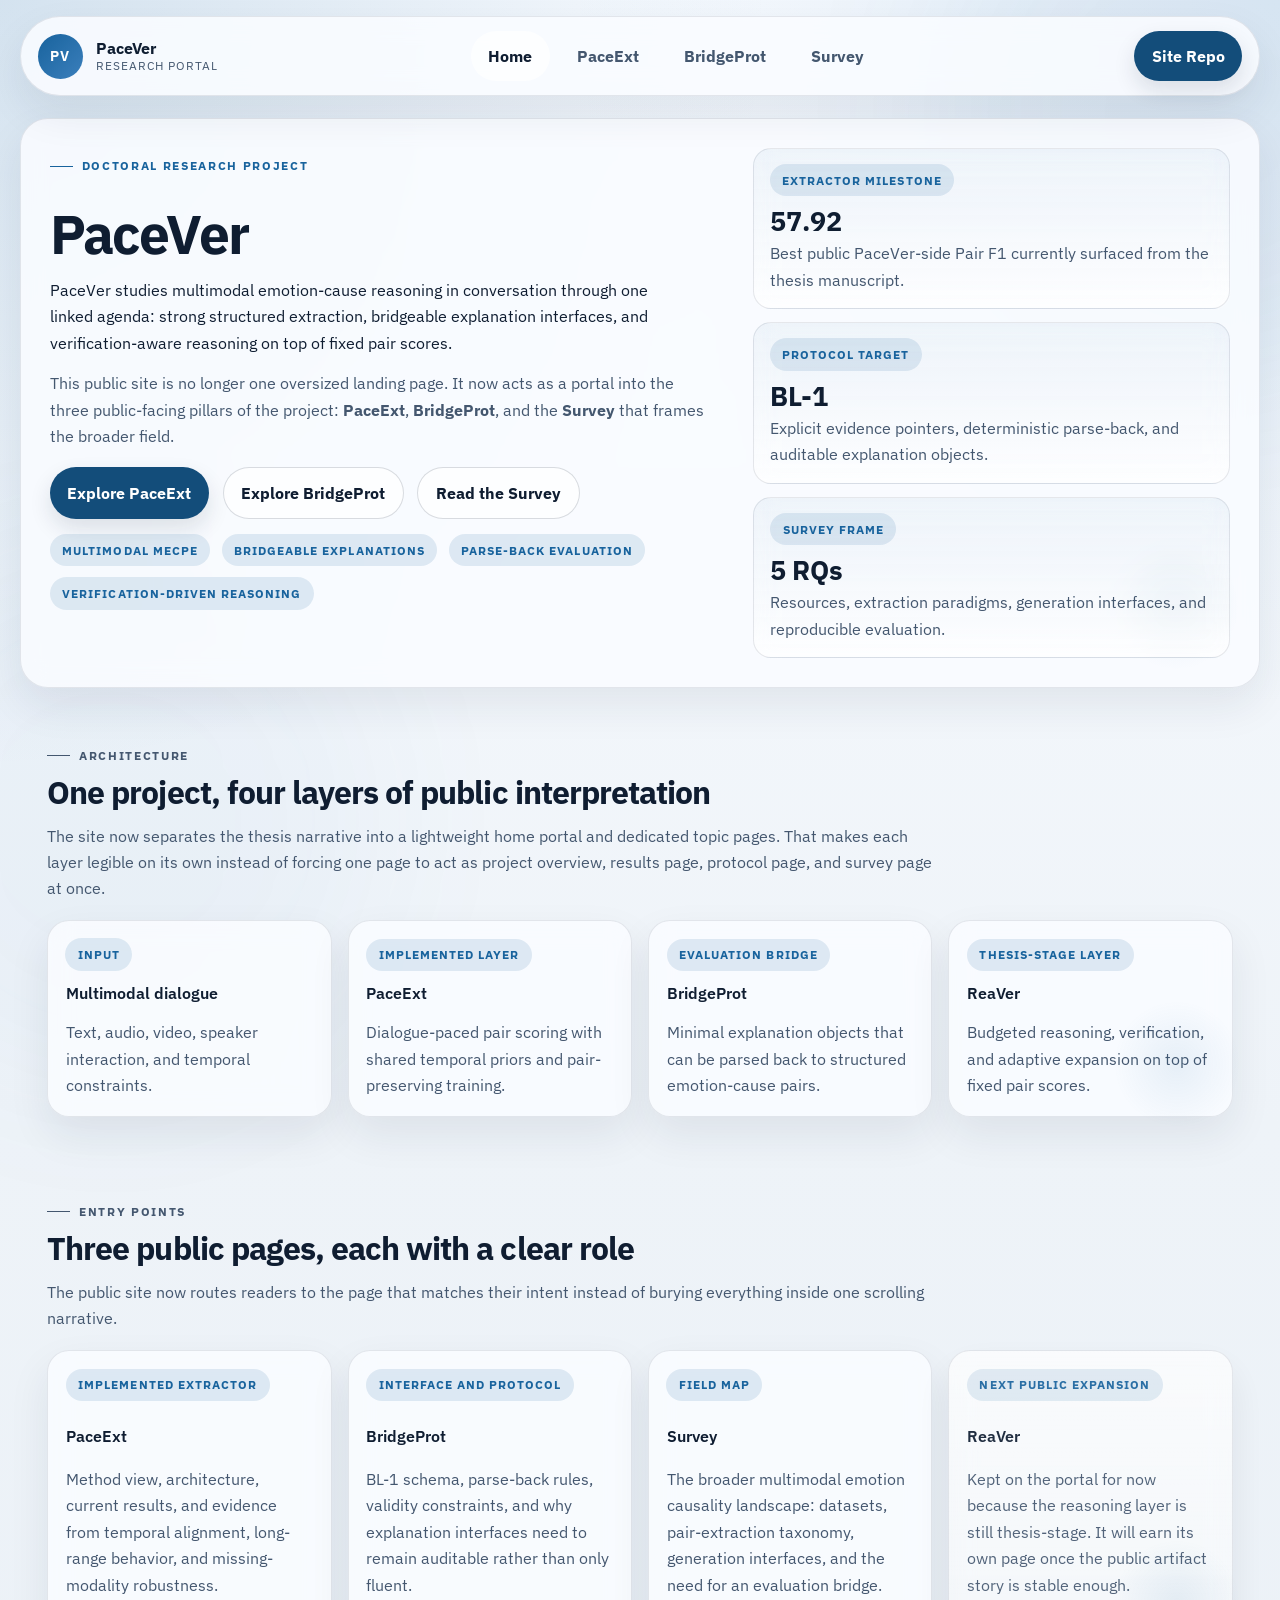
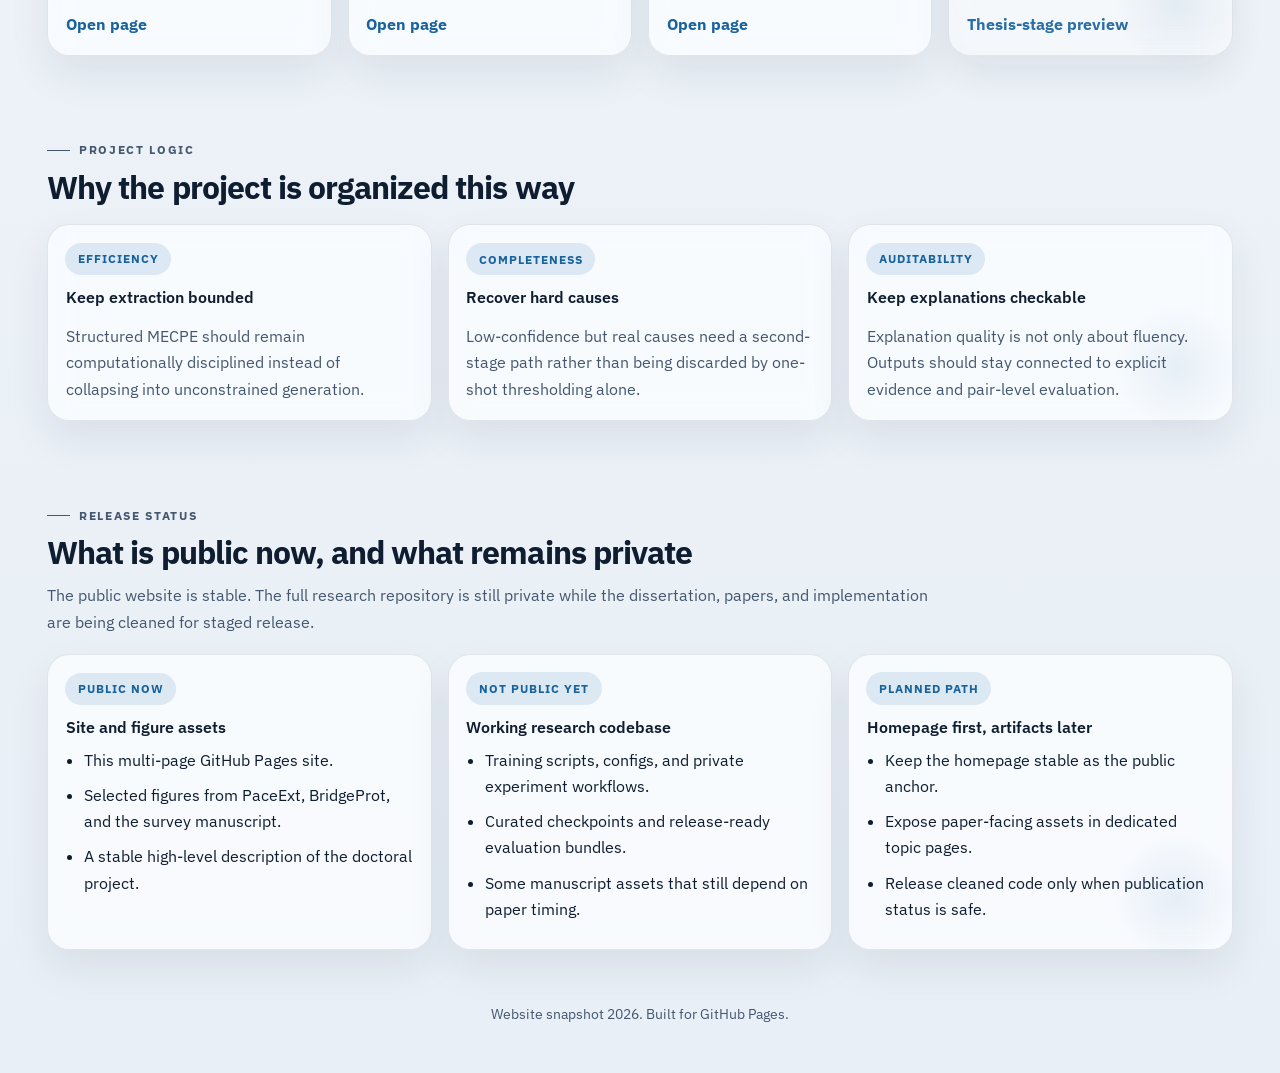
<file: index.html>
<!DOCTYPE html>
<html lang="en">
<head>
  <meta charset="UTF-8">
  <meta name="viewport" content="width=device-width, initial-scale=1.0">
  <title>PaceVer | Research Portal</title>
  <meta
    name="description"
    content="PaceVer is a doctoral research project on multimodal emotion-cause extraction, bridgeable explanations, and verification-driven reasoning."
  >
  <link rel="preconnect" href="https://fonts.googleapis.com">
  <link rel="preconnect" href="https://fonts.gstatic.com" crossorigin>
  <link
    href="https://fonts.googleapis.com/css2?family=IBM+Plex+Sans:wght@400;500;600;700&display=swap"
    rel="stylesheet"
  >
  <link rel="icon" href="assets/favicon.svg" type="image/svg+xml">
  <link rel="stylesheet" href="assets/styles.css">
</head>
<body data-theme="home">
  <div class="page-shell">
    <header class="site-header surface">
      <a class="brand" href="./" aria-label="PaceVer home">
        <span class="brand-mark">PV</span>
        <span class="brand-copy">
          <strong>PaceVer</strong>
          <span>research portal</span>
        </span>
      </a>
      <nav class="site-nav" aria-label="Primary">
        <a class="nav-link" href="./" aria-current="page">Home</a>
        <a class="nav-link" href="ext/">PaceExt</a>
        <a class="nav-link" href="bridge/">BridgeProt</a>
        <a class="nav-link" href="survey/">Survey</a>
      </nav>
      <a class="nav-cta" href="https://github.com/panzhzh/PaceVer-web" target="_blank" rel="noreferrer">Site Repo</a>
    </header>

    <main class="page-main">
      <section class="hero surface reveal">
        <div class="hero-copy">
          <p class="eyebrow">Doctoral research project</p>
          <h1 class="hero-title">PaceVer</h1>
          <p class="lead">
            PaceVer studies multimodal emotion-cause reasoning in conversation through one linked
            agenda: strong structured extraction, bridgeable explanation interfaces, and
            verification-aware reasoning on top of fixed pair scores.
          </p>
          <p class="hero-note">
            This public site is no longer one oversized landing page. It now acts as a portal into
            the three public-facing pillars of the project: <strong>PaceExt</strong>,
            <strong>BridgeProt</strong>, and the <strong>Survey</strong> that frames the broader
            field.
          </p>
          <div class="hero-actions">
            <a class="button primary" href="ext/">Explore PaceExt</a>
            <a class="button secondary" href="bridge/">Explore BridgeProt</a>
            <a class="button secondary" href="survey/">Read the Survey</a>
          </div>
          <div class="chip-row" aria-label="Project tags">
            <span>Multimodal MECPE</span>
            <span>Bridgeable explanations</span>
            <span>Parse-back evaluation</span>
            <span>Verification-driven reasoning</span>
          </div>
        </div>

        <aside class="hero-panel">
          <article class="stat-card surface-subtle">
            <span class="stat-label">Extractor milestone</span>
            <strong class="stat-value">57.92</strong>
            <p>Best public PaceVer-side Pair F1 currently surfaced from the thesis manuscript.</p>
          </article>
          <article class="stat-card surface-subtle">
            <span class="stat-label">Protocol target</span>
            <strong class="stat-value">BL-1</strong>
            <p>Explicit evidence pointers, deterministic parse-back, and auditable explanation objects.</p>
          </article>
          <article class="stat-card surface-subtle">
            <span class="stat-label">Survey frame</span>
            <strong class="stat-value">5 RQs</strong>
            <p>Resources, extraction paradigms, generation interfaces, and reproducible evaluation.</p>
          </article>
        </aside>
      </section>

      <section class="section reveal" id="architecture">
        <div class="section-header">
          <p class="eyebrow">Architecture</p>
          <h2>One project, four layers of public interpretation</h2>
          <p>
            The site now separates the thesis narrative into a lightweight home portal and dedicated
            topic pages. That makes each layer legible on its own instead of forcing one page to
            act as project overview, results page, protocol page, and survey page at once.
          </p>
        </div>

        <div class="flow-grid">
          <article class="feature-card">
            <span class="card-kicker">Input</span>
            <h3>Multimodal dialogue</h3>
            <p>Text, audio, video, speaker interaction, and temporal constraints.</p>
          </article>
          <article class="feature-card">
            <span class="card-kicker">Implemented layer</span>
            <h3>PaceExt</h3>
            <p>Dialogue-paced pair scoring with shared temporal priors and pair-preserving training.</p>
          </article>
          <article class="feature-card">
            <span class="card-kicker">Evaluation bridge</span>
            <h3>BridgeProt</h3>
            <p>Minimal explanation objects that can be parsed back to structured emotion-cause pairs.</p>
          </article>
          <article class="feature-card">
            <span class="card-kicker">Thesis-stage layer</span>
            <h3>ReaVer</h3>
            <p>Budgeted reasoning, verification, and adaptive expansion on top of fixed pair scores.</p>
          </article>
        </div>
      </section>

      <section class="section reveal" id="entry-points">
        <div class="section-header">
          <p class="eyebrow">Entry Points</p>
          <h2>Three public pages, each with a clear role</h2>
          <p>
            The public site now routes readers to the page that matches their intent instead of
            burying everything inside one scrolling narrative.
          </p>
        </div>

        <div class="portal-grid">
          <a class="portal-card" href="ext/">
            <span class="portal-label">Implemented extractor</span>
            <h3>PaceExt</h3>
            <p>
              Method view, architecture, current results, and evidence from temporal alignment,
              long-range behavior, and missing-modality robustness.
            </p>
            <span class="portal-link">Open page</span>
          </a>
          <a class="portal-card" href="bridge/">
            <span class="portal-label">Interface and protocol</span>
            <h3>BridgeProt</h3>
            <p>
              BL-1 schema, parse-back rules, validity constraints, and why explanation interfaces
              need to remain auditable rather than only fluent.
            </p>
            <span class="portal-link">Open page</span>
          </a>
          <a class="portal-card" href="survey/">
            <span class="portal-label">Field map</span>
            <h3>Survey</h3>
            <p>
              The broader multimodal emotion causality landscape: datasets, pair-extraction
              taxonomy, generation interfaces, and the need for an evaluation bridge.
            </p>
            <span class="portal-link">Open page</span>
          </a>
          <article class="portal-card portal-muted">
            <span class="portal-label">Next public expansion</span>
            <h3>ReaVer</h3>
            <p>
              Kept on the portal for now because the reasoning layer is still thesis-stage. It will
              earn its own page once the public artifact story is stable enough.
            </p>
            <span class="portal-link">Thesis-stage preview</span>
          </article>
        </div>
      </section>

      <section class="section reveal" id="principles">
        <div class="section-header">
          <p class="eyebrow">Project Logic</p>
          <h2>Why the project is organized this way</h2>
        </div>

        <div class="card-grid three-up">
          <article class="feature-card">
            <span class="card-kicker">Efficiency</span>
            <h3>Keep extraction bounded</h3>
            <p>
              Structured MECPE should remain computationally disciplined instead of collapsing into
              unconstrained generation.
            </p>
          </article>
          <article class="feature-card">
            <span class="card-kicker">Completeness</span>
            <h3>Recover hard causes</h3>
            <p>
              Low-confidence but real causes need a second-stage path rather than being discarded by
              one-shot thresholding alone.
            </p>
          </article>
          <article class="feature-card">
            <span class="card-kicker">Auditability</span>
            <h3>Keep explanations checkable</h3>
            <p>
              Explanation quality is not only about fluency. Outputs should stay connected to
              explicit evidence and pair-level evaluation.
            </p>
          </article>
        </div>
      </section>

      <section class="section reveal" id="status">
        <div class="section-header">
          <p class="eyebrow">Release Status</p>
          <h2>What is public now, and what remains private</h2>
          <p>
            The public website is stable. The full research repository is still private while the
            dissertation, papers, and implementation are being cleaned for staged release.
          </p>
        </div>

        <div class="card-grid three-up">
          <article class="feature-card">
            <span class="card-kicker">Public now</span>
            <h3>Site and figure assets</h3>
            <ul class="check-list">
              <li>This multi-page GitHub Pages site.</li>
              <li>Selected figures from PaceExt, BridgeProt, and the survey manuscript.</li>
              <li>A stable high-level description of the doctoral project.</li>
            </ul>
          </article>
          <article class="feature-card">
            <span class="card-kicker">Not public yet</span>
            <h3>Working research codebase</h3>
            <ul class="check-list">
              <li>Training scripts, configs, and private experiment workflows.</li>
              <li>Curated checkpoints and release-ready evaluation bundles.</li>
              <li>Some manuscript assets that still depend on paper timing.</li>
            </ul>
          </article>
          <article class="feature-card">
            <span class="card-kicker">Planned path</span>
            <h3>Homepage first, artifacts later</h3>
            <ul class="check-list">
              <li>Keep the homepage stable as the public anchor.</li>
              <li>Expose paper-facing assets in dedicated topic pages.</li>
              <li>Release cleaned code only when publication status is safe.</li>
            </ul>
          </article>
        </div>
      </section>
    </main>

    <footer class="site-footer reveal">
      <p class="footer-meta">Website snapshot <span class="js-year"></span>. Built for GitHub Pages.</p>
    </footer>
  </div>

  <script src="assets/app.js"></script>
</body>
</html>
</file>
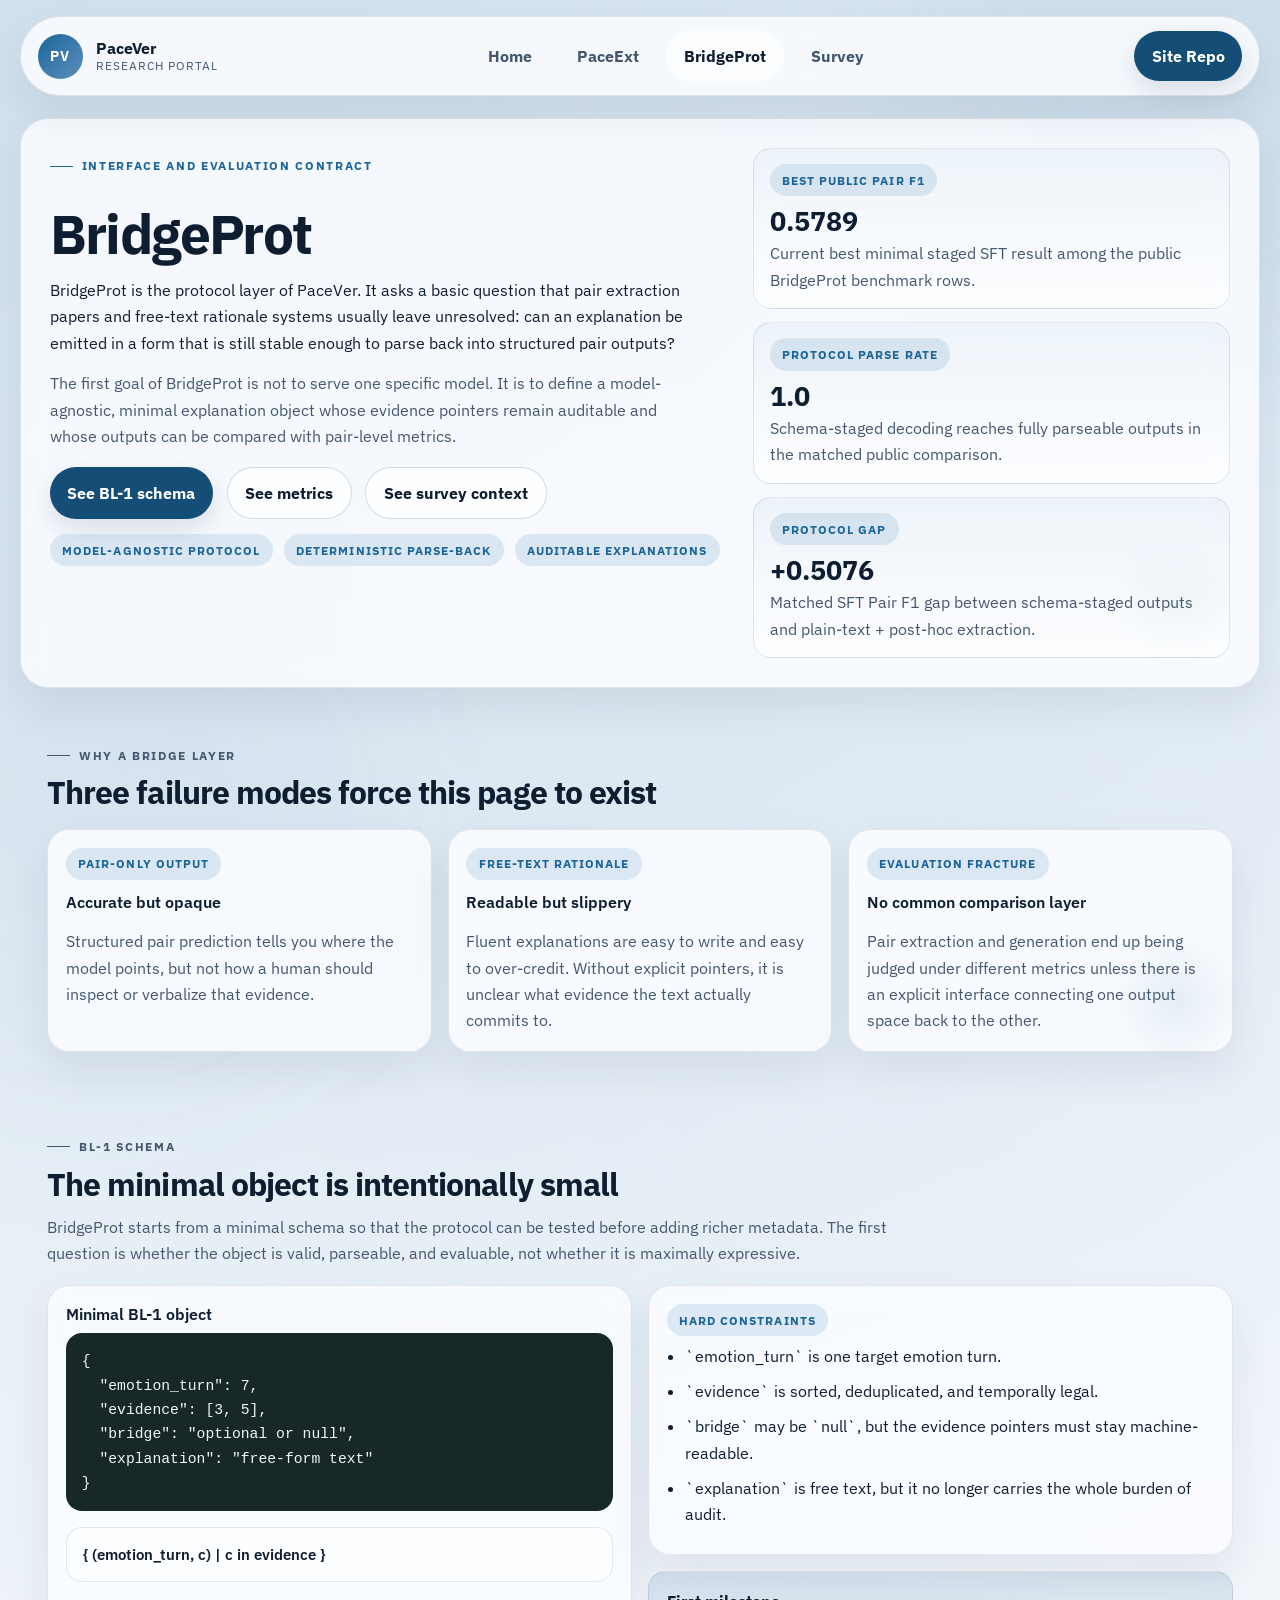
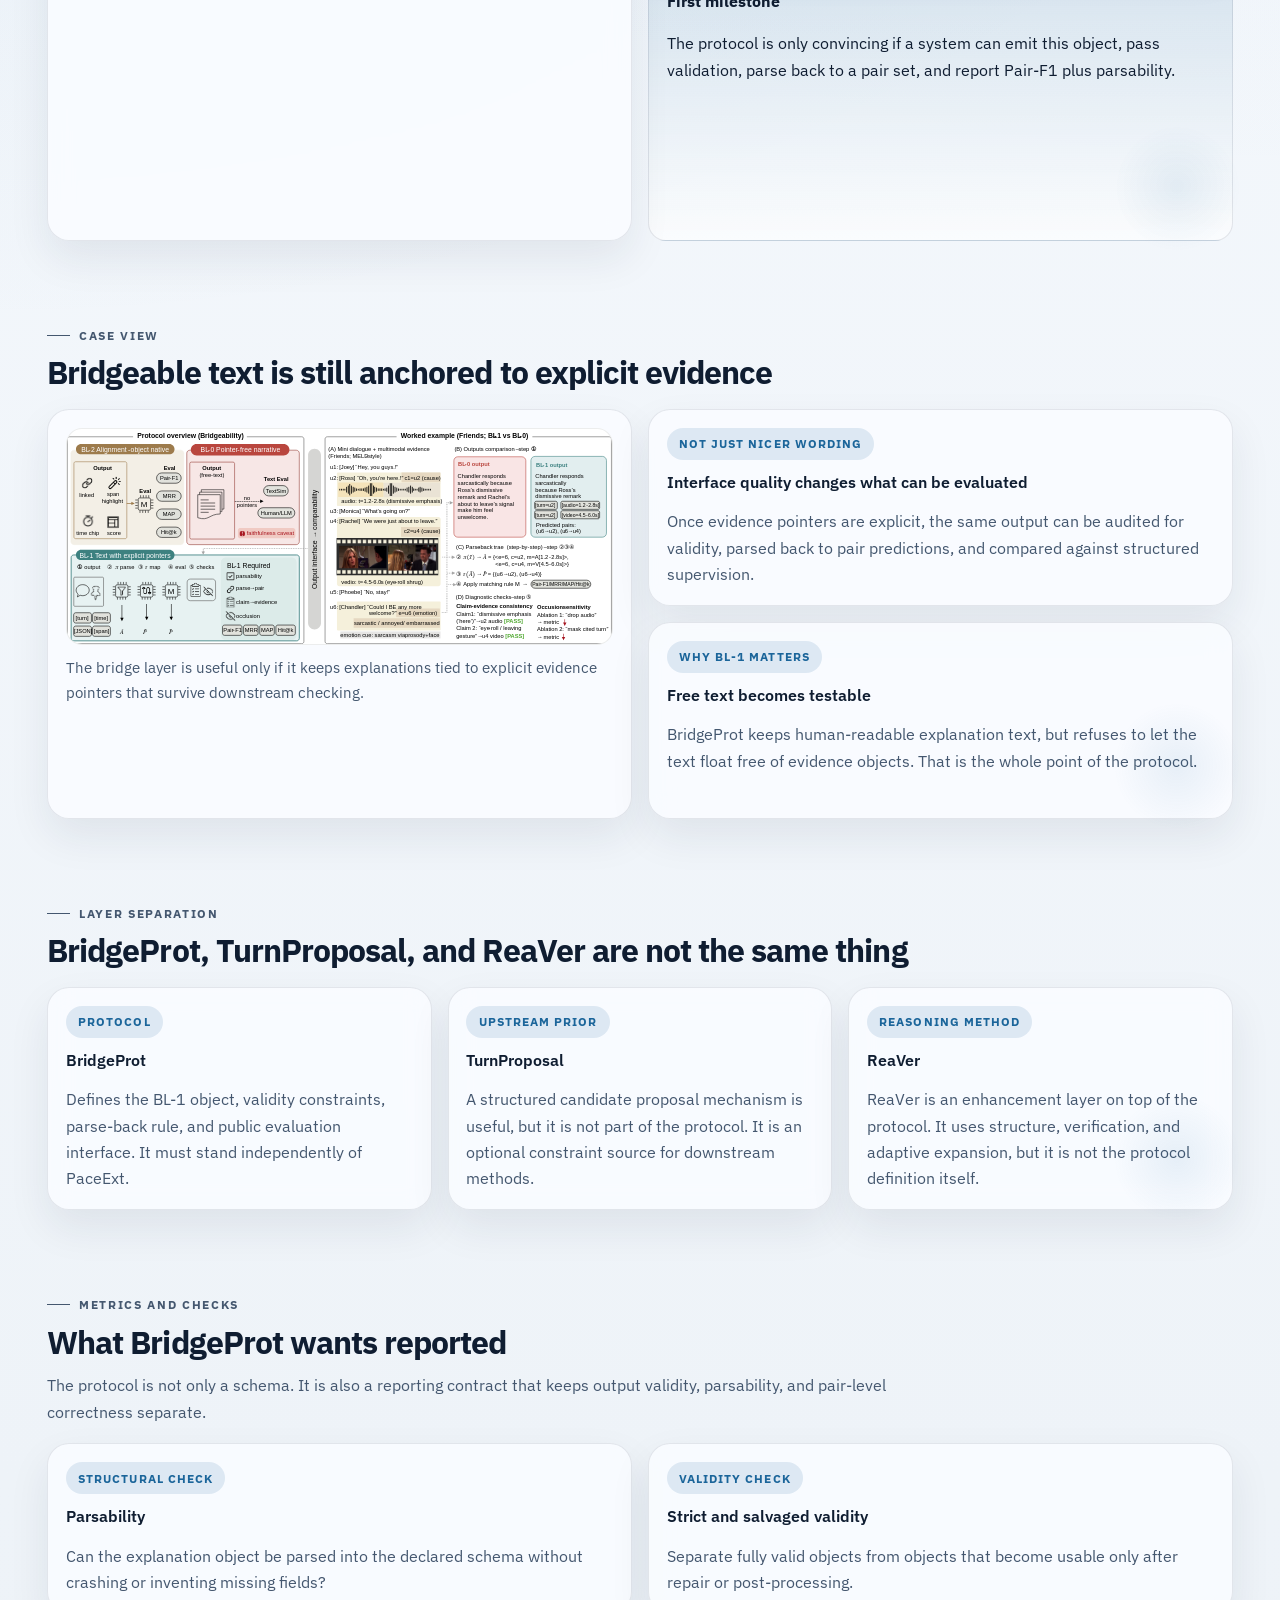
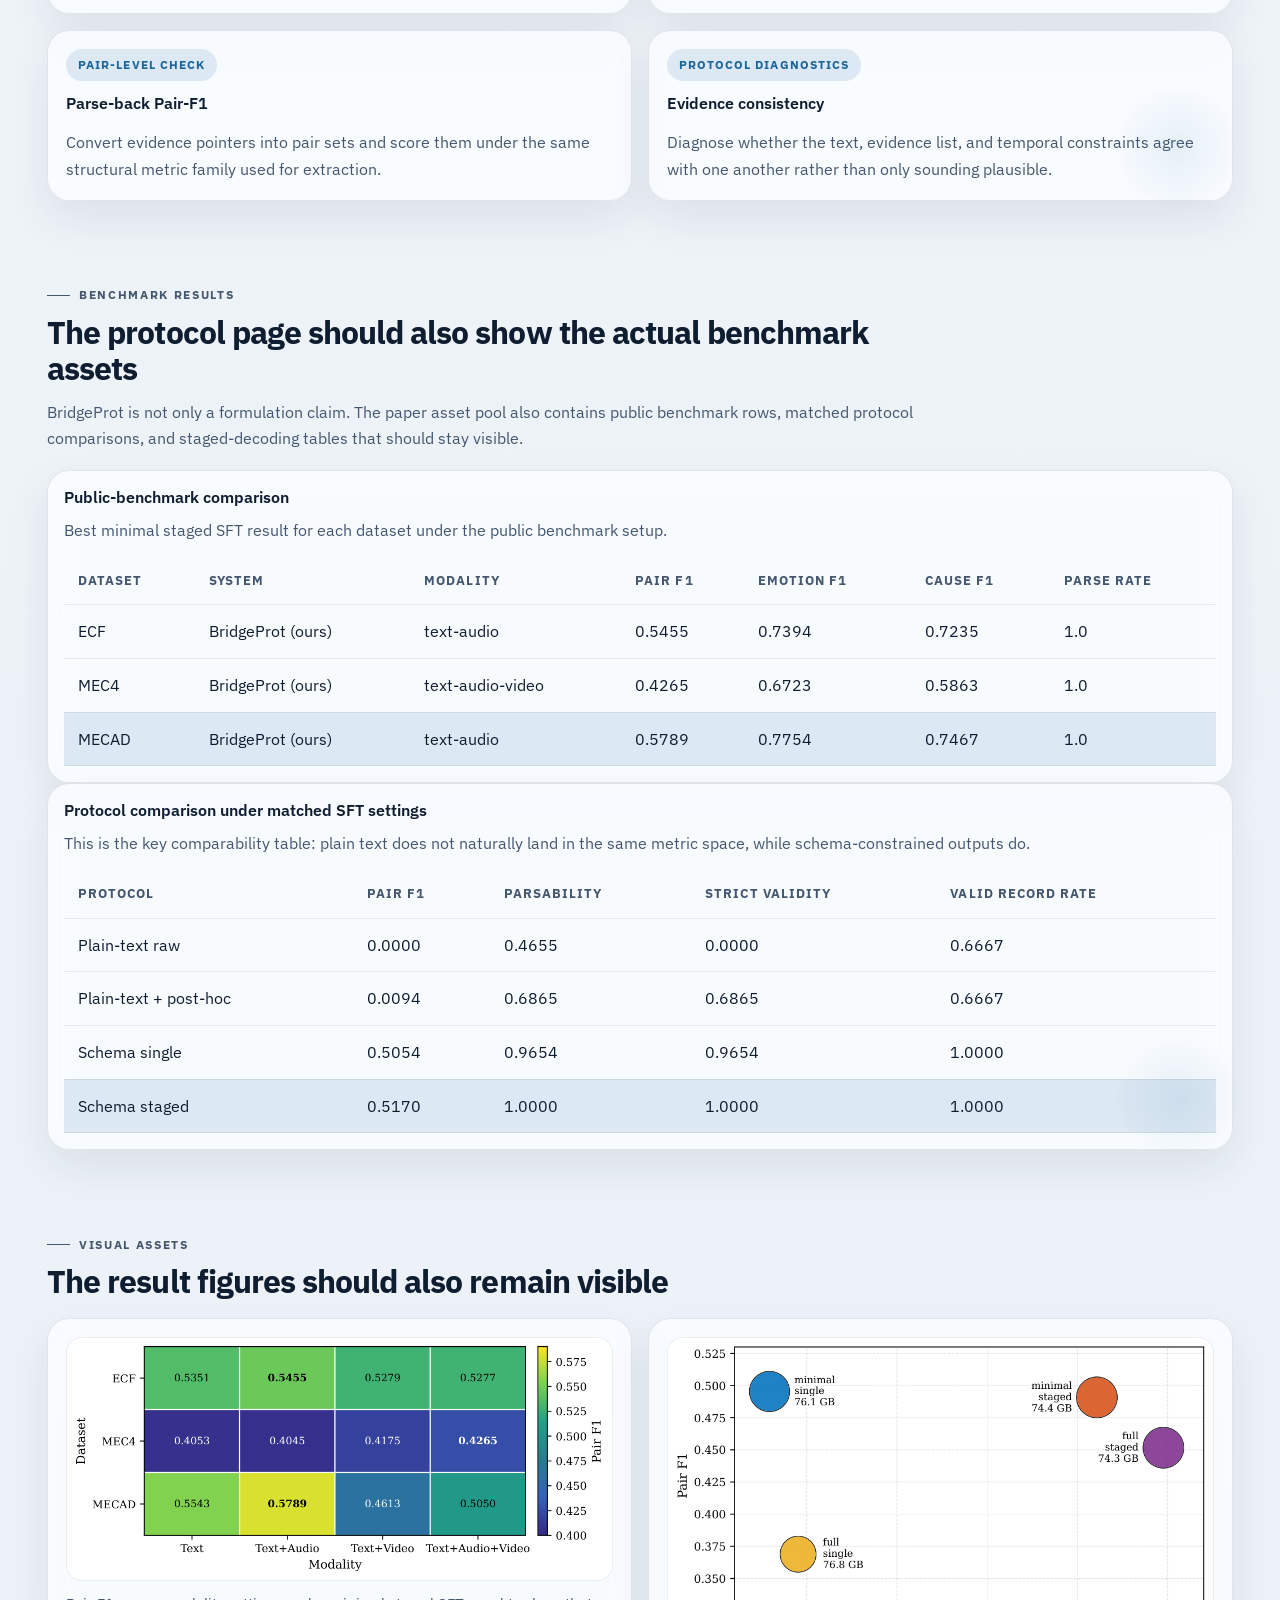
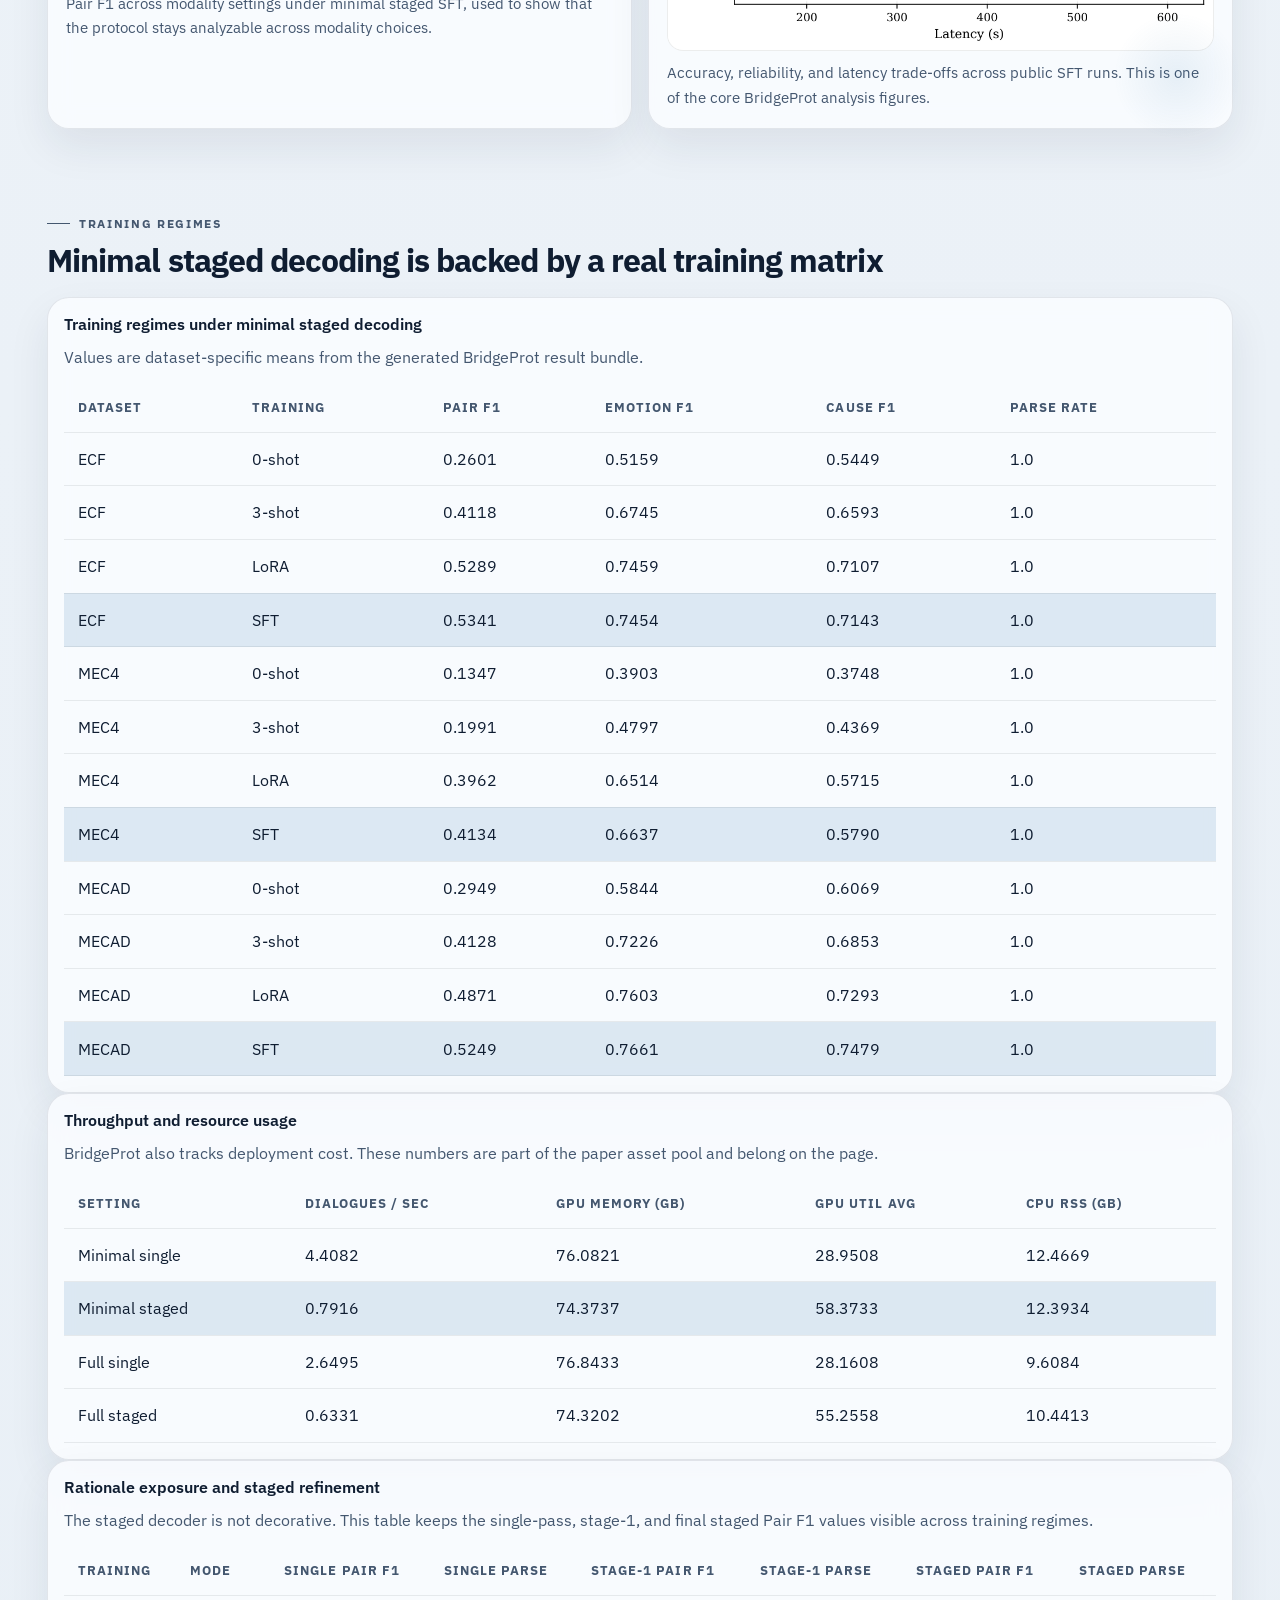
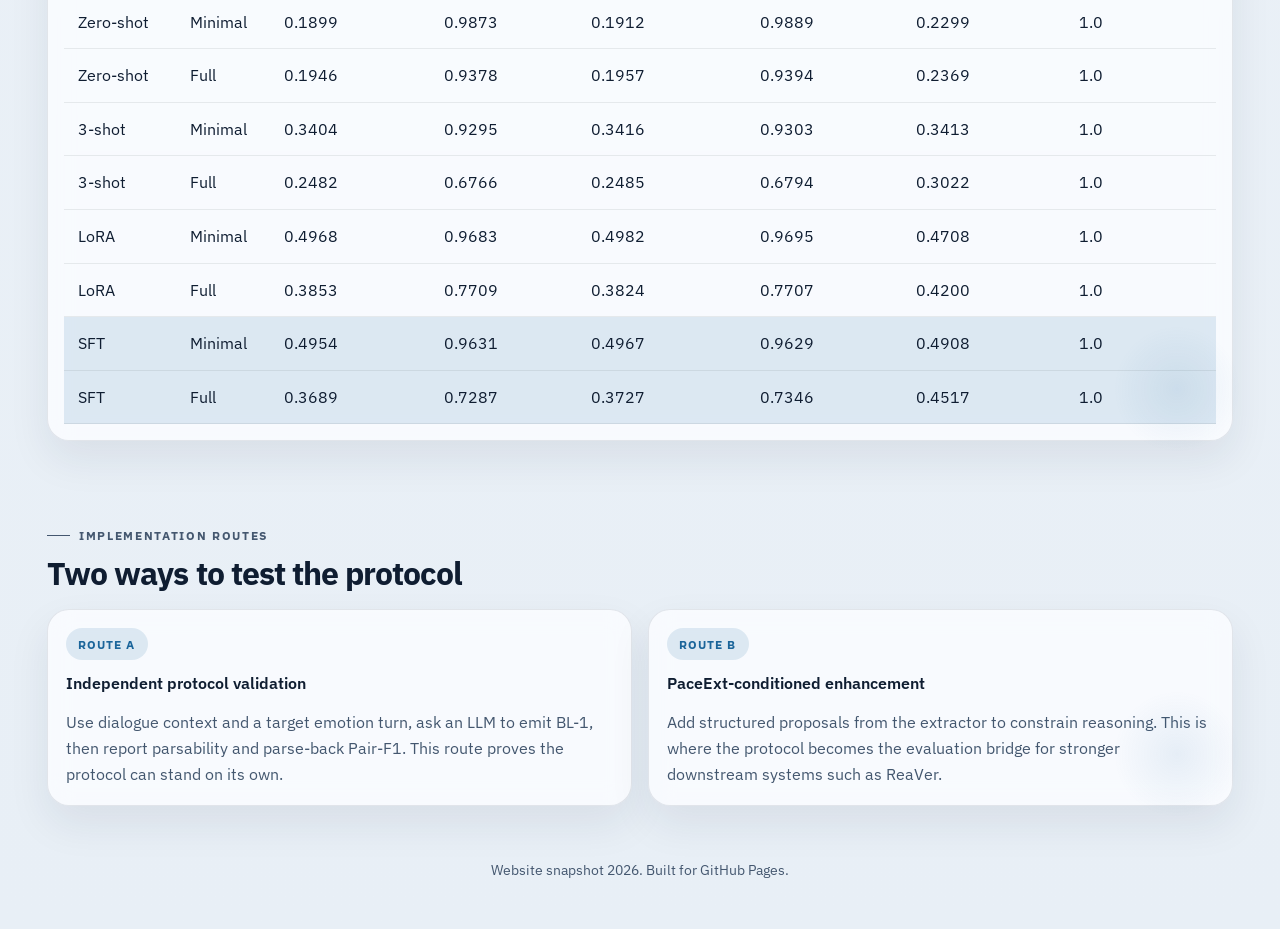
<file: bridge/index.html>
<!DOCTYPE html>
<html lang="en">
<head>
  <meta charset="UTF-8">
  <meta name="viewport" content="width=device-width, initial-scale=1.0">
  <title>BridgeProt | PaceVer</title>
  <meta
    name="description"
    content="BridgeProt is the explanation interface and evaluation contract in PaceVer, focused on parse-back compatible, auditable outputs."
  >
  <link rel="preconnect" href="https://fonts.googleapis.com">
  <link rel="preconnect" href="https://fonts.gstatic.com" crossorigin>
  <link
    href="https://fonts.googleapis.com/css2?family=IBM+Plex+Sans:wght@400;500;600;700&display=swap"
    rel="stylesheet"
  >
  <link rel="icon" href="../assets/favicon.svg" type="image/svg+xml">
  <link rel="stylesheet" href="../assets/styles.css">
</head>
<body data-theme="bridge">
  <div class="page-shell">
    <header class="site-header surface">
      <a class="brand" href="../" aria-label="PaceVer home">
        <span class="brand-mark">PV</span>
        <span class="brand-copy">
          <strong>PaceVer</strong>
          <span>research portal</span>
        </span>
      </a>
      <nav class="site-nav" aria-label="Primary">
        <a class="nav-link" href="../">Home</a>
        <a class="nav-link" href="../ext/">PaceExt</a>
        <a class="nav-link" href="./" aria-current="page">BridgeProt</a>
        <a class="nav-link" href="../survey/">Survey</a>
      </nav>
      <a class="nav-cta" href="https://github.com/panzhzh/PaceVer-web" target="_blank" rel="noreferrer">Site Repo</a>
    </header>

    <main class="page-main">
      <section class="hero surface reveal">
        <div class="hero-copy">
          <p class="eyebrow">Interface and evaluation contract</p>
          <h1 class="hero-title">BridgeProt</h1>
          <p class="lead">
            BridgeProt is the protocol layer of PaceVer. It asks a basic question that pair
            extraction papers and free-text rationale systems usually leave unresolved: can an
            explanation be emitted in a form that is still stable enough to parse back into
            structured pair outputs?
          </p>
          <p class="hero-note">
            The first goal of BridgeProt is not to serve one specific model. It is to define a
            model-agnostic, minimal explanation object whose evidence pointers remain auditable and
            whose outputs can be compared with pair-level metrics.
          </p>
          <div class="hero-actions">
            <a class="button primary" href="#schema">See BL-1 schema</a>
            <a class="button secondary" href="#metrics">See metrics</a>
            <a class="button secondary" href="../survey/">See survey context</a>
          </div>
          <div class="chip-row" aria-label="BridgeProt themes">
            <span>Model-agnostic protocol</span>
            <span>Deterministic parse-back</span>
            <span>Auditable explanations</span>
          </div>
        </div>

        <aside class="hero-panel">
          <article class="stat-card surface-subtle">
            <span class="stat-label">Best public Pair F1</span>
            <strong class="stat-value">0.5789</strong>
            <p>Current best minimal staged SFT result among the public BridgeProt benchmark rows.</p>
          </article>
          <article class="stat-card surface-subtle">
            <span class="stat-label">Protocol parse rate</span>
            <strong class="stat-value">1.0</strong>
            <p>Schema-staged decoding reaches fully parseable outputs in the matched public comparison.</p>
          </article>
          <article class="stat-card surface-subtle">
            <span class="stat-label">Protocol gap</span>
            <strong class="stat-value">+0.5076</strong>
            <p>Matched SFT Pair F1 gap between schema-staged outputs and plain-text + post-hoc extraction.</p>
          </article>
        </aside>
      </section>

      <section class="section reveal" id="why">
        <div class="section-header">
          <p class="eyebrow">Why a bridge layer</p>
          <h2>Three failure modes force this page to exist</h2>
        </div>

        <div class="card-grid three-up">
          <article class="feature-card">
            <span class="card-kicker">Pair-only output</span>
            <h3>Accurate but opaque</h3>
            <p>
              Structured pair prediction tells you where the model points, but not how a human should
              inspect or verbalize that evidence.
            </p>
          </article>
          <article class="feature-card">
            <span class="card-kicker">Free-text rationale</span>
            <h3>Readable but slippery</h3>
            <p>
              Fluent explanations are easy to write and easy to over-credit. Without explicit
              pointers, it is unclear what evidence the text actually commits to.
            </p>
          </article>
          <article class="feature-card">
            <span class="card-kicker">Evaluation fracture</span>
            <h3>No common comparison layer</h3>
            <p>
              Pair extraction and generation end up being judged under different metrics unless there
              is an explicit interface connecting one output space back to the other.
            </p>
          </article>
        </div>
      </section>

      <section class="section reveal" id="schema">
        <div class="section-header">
          <p class="eyebrow">BL-1 schema</p>
          <h2>The minimal object is intentionally small</h2>
          <p>
            BridgeProt starts from a minimal schema so that the protocol can be tested before adding
            richer metadata. The first question is whether the object is valid, parseable, and
            evaluable, not whether it is maximally expressive.
          </p>
        </div>

        <div class="dual-grid">
          <article class="code-card">
            <h3>Minimal BL-1 object</h3>
            <pre><code>{
  "emotion_turn": 7,
  "evidence": [3, 5],
  "bridge": "optional or null",
  "explanation": "free-form text"
}</code></pre>
            <div class="formula">{ (emotion_turn, c) | c in evidence }</div>
          </article>

          <div class="split-copy">
            <article class="feature-card">
              <span class="card-kicker">Hard constraints</span>
              <ul class="check-list">
                <li>`emotion_turn` is one target emotion turn.</li>
                <li>`evidence` is sorted, deduplicated, and temporally legal.</li>
                <li>`bridge` may be `null`, but the evidence pointers must stay machine-readable.</li>
                <li>`explanation` is free text, but it no longer carries the whole burden of audit.</li>
              </ul>
            </article>

            <article class="milestone-card">
              <strong>First milestone</strong>
              <p>
                The protocol is only convincing if a system can emit this object, pass validation,
                parse back to a pair set, and report Pair-F1 plus parsability.
              </p>
            </article>
          </div>
        </div>
      </section>

      <section class="section reveal" id="case">
        <div class="section-header">
          <p class="eyebrow">Case view</p>
          <h2>Bridgeable text is still anchored to explicit evidence</h2>
        </div>

        <div class="dual-grid">
          <figure class="figure-panel">
            <img src="../assets/images/bridgeprot-case.svg" alt="Example BridgeProt case diagram">
            <figcaption>
              The bridge layer is useful only if it keeps explanations tied to explicit evidence
              pointers that survive downstream checking.
            </figcaption>
          </figure>

          <div class="split-copy">
            <article class="feature-card">
              <span class="card-kicker">Not just nicer wording</span>
              <h3>Interface quality changes what can be evaluated</h3>
              <p>
                Once evidence pointers are explicit, the same output can be audited for validity,
                parsed back to pair predictions, and compared against structured supervision.
              </p>
            </article>
            <article class="feature-card">
              <span class="card-kicker">Why BL-1 matters</span>
              <h3>Free text becomes testable</h3>
              <p>
                BridgeProt keeps human-readable explanation text, but refuses to let the text float
                free of evidence objects. That is the whole point of the protocol.
              </p>
            </article>
          </div>
        </div>
      </section>

      <section class="section reveal" id="layers">
        <div class="section-header">
          <p class="eyebrow">Layer separation</p>
          <h2>BridgeProt, TurnProposal, and ReaVer are not the same thing</h2>
        </div>

        <div class="card-grid three-up">
          <article class="feature-card">
            <span class="card-kicker">Protocol</span>
            <h3>BridgeProt</h3>
            <p>
              Defines the BL-1 object, validity constraints, parse-back rule, and public evaluation
              interface. It must stand independently of PaceExt.
            </p>
          </article>
          <article class="feature-card">
            <span class="card-kicker">Upstream prior</span>
            <h3>TurnProposal</h3>
            <p>
              A structured candidate proposal mechanism is useful, but it is not part of the
              protocol. It is an optional constraint source for downstream methods.
            </p>
          </article>
          <article class="feature-card">
            <span class="card-kicker">Reasoning method</span>
            <h3>ReaVer</h3>
            <p>
              ReaVer is an enhancement layer on top of the protocol. It uses structure, verification,
              and adaptive expansion, but it is not the protocol definition itself.
            </p>
          </article>
        </div>
      </section>

      <section class="section reveal" id="metrics">
        <div class="section-header">
          <p class="eyebrow">Metrics and checks</p>
          <h2>What BridgeProt wants reported</h2>
          <p>
            The protocol is not only a schema. It is also a reporting contract that keeps output
            validity, parsability, and pair-level correctness separate.
          </p>
        </div>

        <div class="card-grid two-up">
          <article class="feature-card">
            <span class="card-kicker">Structural check</span>
            <h3>Parsability</h3>
            <p>
              Can the explanation object be parsed into the declared schema without crashing or
              inventing missing fields?
            </p>
          </article>
          <article class="feature-card">
            <span class="card-kicker">Validity check</span>
            <h3>Strict and salvaged validity</h3>
            <p>
              Separate fully valid objects from objects that become usable only after repair or
              post-processing.
            </p>
          </article>
          <article class="feature-card">
            <span class="card-kicker">Pair-level check</span>
            <h3>Parse-back Pair-F1</h3>
            <p>
              Convert evidence pointers into pair sets and score them under the same structural
              metric family used for extraction.
            </p>
          </article>
          <article class="feature-card">
            <span class="card-kicker">Protocol diagnostics</span>
            <h3>Evidence consistency</h3>
            <p>
              Diagnose whether the text, evidence list, and temporal constraints agree with one
              another rather than only sounding plausible.
            </p>
          </article>
        </div>
      </section>

      <section class="section reveal" id="benchmark-results">
        <div class="section-header">
          <p class="eyebrow">Benchmark results</p>
          <h2>The protocol page should also show the actual benchmark assets</h2>
          <p>
            BridgeProt is not only a formulation claim. The paper asset pool also contains public
            benchmark rows, matched protocol comparisons, and staged-decoding tables that should stay visible.
          </p>
        </div>

        <div class="table-card">
          <div class="table-head">
            <h3>Public-benchmark comparison</h3>
            <p>Best minimal staged SFT result for each dataset under the public benchmark setup.</p>
          </div>
          <div class="table-scroll">
            <table>
              <thead>
                <tr>
                  <th>Dataset</th>
                  <th>System</th>
                  <th>Modality</th>
                  <th>Pair F1</th>
                  <th>Emotion F1</th>
                  <th>Cause F1</th>
                  <th>Parse rate</th>
                </tr>
              </thead>
              <tbody>
                <tr>
                  <td>ECF</td>
                  <td>BridgeProt (ours)</td>
                  <td>text-audio</td>
                  <td>0.5455</td>
                  <td>0.7394</td>
                  <td>0.7235</td>
                  <td>1.0</td>
                </tr>
                <tr>
                  <td>MEC4</td>
                  <td>BridgeProt (ours)</td>
                  <td>text-audio-video</td>
                  <td>0.4265</td>
                  <td>0.6723</td>
                  <td>0.5863</td>
                  <td>1.0</td>
                </tr>
                <tr class="highlight-row">
                  <td>MECAD</td>
                  <td>BridgeProt (ours)</td>
                  <td>text-audio</td>
                  <td>0.5789</td>
                  <td>0.7754</td>
                  <td>0.7467</td>
                  <td>1.0</td>
                </tr>
              </tbody>
            </table>
          </div>
        </div>

        <div class="table-card">
          <div class="table-head">
            <h3>Protocol comparison under matched SFT settings</h3>
            <p>
              This is the key comparability table: plain text does not naturally land in the same
              metric space, while schema-constrained outputs do.
            </p>
          </div>
          <div class="table-scroll">
            <table>
              <thead>
                <tr>
                  <th>Protocol</th>
                  <th>Pair F1</th>
                  <th>Parsability</th>
                  <th>Strict validity</th>
                  <th>Valid record rate</th>
                </tr>
              </thead>
              <tbody>
                <tr>
                  <td>Plain-text raw</td>
                  <td>0.0000</td>
                  <td>0.4655</td>
                  <td>0.0000</td>
                  <td>0.6667</td>
                </tr>
                <tr>
                  <td>Plain-text + post-hoc</td>
                  <td>0.0094</td>
                  <td>0.6865</td>
                  <td>0.6865</td>
                  <td>0.6667</td>
                </tr>
                <tr>
                  <td>Schema single</td>
                  <td>0.5054</td>
                  <td>0.9654</td>
                  <td>0.9654</td>
                  <td>1.0000</td>
                </tr>
                <tr class="highlight-row">
                  <td>Schema staged</td>
                  <td>0.5170</td>
                  <td>1.0000</td>
                  <td>1.0000</td>
                  <td>1.0000</td>
                </tr>
              </tbody>
            </table>
          </div>
        </div>
      </section>

      <section class="section reveal" id="bridge-assets">
        <div class="section-header">
          <p class="eyebrow">Visual assets</p>
          <h2>The result figures should also remain visible</h2>
        </div>

        <div class="dual-grid">
          <figure class="figure-panel">
            <img src="../assets/images/bridgeprot-modality-heatmap.png" alt="BridgeProt modality heatmap figure">
            <figcaption>
              Pair F1 across modality settings under minimal staged SFT, used to show that the protocol stays analyzable across modality choices.
            </figcaption>
          </figure>
          <figure class="figure-panel">
            <img src="../assets/images/bridgeprot-efficiency-reliability.png" alt="BridgeProt efficiency reliability tradeoff figure">
            <figcaption>
              Accuracy, reliability, and latency trade-offs across public SFT runs. This is one of the core BridgeProt analysis figures.
            </figcaption>
          </figure>
        </div>
      </section>

      <section class="section reveal" id="training">
        <div class="section-header">
          <p class="eyebrow">Training regimes</p>
          <h2>Minimal staged decoding is backed by a real training matrix</h2>
        </div>

        <div class="table-card">
          <div class="table-head">
            <h3>Training regimes under minimal staged decoding</h3>
            <p>Values are dataset-specific means from the generated BridgeProt result bundle.</p>
          </div>
          <div class="table-scroll">
            <table>
              <thead>
                <tr>
                  <th>Dataset</th>
                  <th>Training</th>
                  <th>Pair F1</th>
                  <th>Emotion F1</th>
                  <th>Cause F1</th>
                  <th>Parse rate</th>
                </tr>
              </thead>
              <tbody>
                <tr><td>ECF</td><td>0-shot</td><td>0.2601</td><td>0.5159</td><td>0.5449</td><td>1.0</td></tr>
                <tr><td>ECF</td><td>3-shot</td><td>0.4118</td><td>0.6745</td><td>0.6593</td><td>1.0</td></tr>
                <tr><td>ECF</td><td>LoRA</td><td>0.5289</td><td>0.7459</td><td>0.7107</td><td>1.0</td></tr>
                <tr class="highlight-row"><td>ECF</td><td>SFT</td><td>0.5341</td><td>0.7454</td><td>0.7143</td><td>1.0</td></tr>
                <tr><td>MEC4</td><td>0-shot</td><td>0.1347</td><td>0.3903</td><td>0.3748</td><td>1.0</td></tr>
                <tr><td>MEC4</td><td>3-shot</td><td>0.1991</td><td>0.4797</td><td>0.4369</td><td>1.0</td></tr>
                <tr><td>MEC4</td><td>LoRA</td><td>0.3962</td><td>0.6514</td><td>0.5715</td><td>1.0</td></tr>
                <tr class="highlight-row"><td>MEC4</td><td>SFT</td><td>0.4134</td><td>0.6637</td><td>0.5790</td><td>1.0</td></tr>
                <tr><td>MECAD</td><td>0-shot</td><td>0.2949</td><td>0.5844</td><td>0.6069</td><td>1.0</td></tr>
                <tr><td>MECAD</td><td>3-shot</td><td>0.4128</td><td>0.7226</td><td>0.6853</td><td>1.0</td></tr>
                <tr><td>MECAD</td><td>LoRA</td><td>0.4871</td><td>0.7603</td><td>0.7293</td><td>1.0</td></tr>
                <tr class="highlight-row"><td>MECAD</td><td>SFT</td><td>0.5249</td><td>0.7661</td><td>0.7479</td><td>1.0</td></tr>
              </tbody>
            </table>
          </div>
        </div>

        <div class="table-card">
          <div class="table-head">
            <h3>Throughput and resource usage</h3>
            <p>
              BridgeProt also tracks deployment cost. These numbers are part of the paper asset pool
              and belong on the page.
            </p>
          </div>
          <div class="table-scroll">
            <table>
              <thead>
                <tr>
                  <th>Setting</th>
                  <th>Dialogues / sec</th>
                  <th>GPU memory (GB)</th>
                  <th>GPU util avg</th>
                  <th>CPU RSS (GB)</th>
                </tr>
              </thead>
              <tbody>
                <tr><td>Minimal single</td><td>4.4082</td><td>76.0821</td><td>28.9508</td><td>12.4669</td></tr>
                <tr class="highlight-row"><td>Minimal staged</td><td>0.7916</td><td>74.3737</td><td>58.3733</td><td>12.3934</td></tr>
                <tr><td>Full single</td><td>2.6495</td><td>76.8433</td><td>28.1608</td><td>9.6084</td></tr>
                <tr><td>Full staged</td><td>0.6331</td><td>74.3202</td><td>55.2558</td><td>10.4413</td></tr>
              </tbody>
            </table>
          </div>
        </div>

        <div class="table-card">
          <div class="table-head">
            <h3>Rationale exposure and staged refinement</h3>
            <p>
              The staged decoder is not decorative. This table keeps the single-pass, stage-1, and
              final staged Pair F1 values visible across training regimes.
            </p>
          </div>
          <div class="table-scroll">
            <table>
              <thead>
                <tr>
                  <th>Training</th>
                  <th>Mode</th>
                  <th>Single Pair F1</th>
                  <th>Single parse</th>
                  <th>Stage-1 Pair F1</th>
                  <th>Stage-1 parse</th>
                  <th>Staged Pair F1</th>
                  <th>Staged parse</th>
                </tr>
              </thead>
              <tbody>
                <tr><td>Zero-shot</td><td>Minimal</td><td>0.1899</td><td>0.9873</td><td>0.1912</td><td>0.9889</td><td>0.2299</td><td>1.0</td></tr>
                <tr><td>Zero-shot</td><td>Full</td><td>0.1946</td><td>0.9378</td><td>0.1957</td><td>0.9394</td><td>0.2369</td><td>1.0</td></tr>
                <tr><td>3-shot</td><td>Minimal</td><td>0.3404</td><td>0.9295</td><td>0.3416</td><td>0.9303</td><td>0.3413</td><td>1.0</td></tr>
                <tr><td>3-shot</td><td>Full</td><td>0.2482</td><td>0.6766</td><td>0.2485</td><td>0.6794</td><td>0.3022</td><td>1.0</td></tr>
                <tr><td>LoRA</td><td>Minimal</td><td>0.4968</td><td>0.9683</td><td>0.4982</td><td>0.9695</td><td>0.4708</td><td>1.0</td></tr>
                <tr><td>LoRA</td><td>Full</td><td>0.3853</td><td>0.7709</td><td>0.3824</td><td>0.7707</td><td>0.4200</td><td>1.0</td></tr>
                <tr class="highlight-row"><td>SFT</td><td>Minimal</td><td>0.4954</td><td>0.9631</td><td>0.4967</td><td>0.9629</td><td>0.4908</td><td>1.0</td></tr>
                <tr class="highlight-row"><td>SFT</td><td>Full</td><td>0.3689</td><td>0.7287</td><td>0.3727</td><td>0.7346</td><td>0.4517</td><td>1.0</td></tr>
              </tbody>
            </table>
          </div>
        </div>
      </section>

      <section class="section reveal" id="routes">
        <div class="section-header">
          <p class="eyebrow">Implementation routes</p>
          <h2>Two ways to test the protocol</h2>
        </div>

        <div class="callout-grid">
          <article class="feature-card">
            <span class="card-kicker">Route A</span>
            <h3>Independent protocol validation</h3>
            <p>
              Use dialogue context and a target emotion turn, ask an LLM to emit BL-1, then report
              parsability and parse-back Pair-F1. This route proves the protocol can stand on its own.
            </p>
          </article>
          <article class="feature-card">
            <span class="card-kicker">Route B</span>
            <h3>PaceExt-conditioned enhancement</h3>
            <p>
              Add structured proposals from the extractor to constrain reasoning. This is where the
              protocol becomes the evaluation bridge for stronger downstream systems such as ReaVer.
            </p>
          </article>
        </div>
      </section>
    </main>

    <footer class="site-footer reveal">
      <p class="footer-meta">Website snapshot <span class="js-year"></span>. Built for GitHub Pages.</p>
    </footer>
  </div>

  <script src="../assets/app.js"></script>
</body>
</html>
</file>
<file: assets/styles.css>
:root {
  --bg: #eef3f8;
  --surface: rgba(250, 252, 255, 0.88);
  --surface-strong: #ffffff;
  --surface-subtle: rgba(255, 255, 255, 0.62);
  --ink: #0f1d31;
  --muted: #44576f;
  --line: rgba(20, 37, 61, 0.1);
  --line-strong: rgba(20, 37, 61, 0.16);
  --accent: #18639d;
  --accent-strong: #134d7a;
  --accent-soft: rgba(24, 99, 157, 0.12);
  --accent-alt: #3b7fbc;
  --accent-alt-soft: rgba(59, 127, 188, 0.12);
  --halo-a: rgba(24, 99, 157, 0.16);
  --halo-b: rgba(59, 127, 188, 0.12);
  --shadow: 0 18px 42px rgba(20, 37, 61, 0.08);
  --radius-xl: 28px;
  --radius-lg: 22px;
  --radius-md: 18px;
  --page-max: 1240px;
}

body[data-theme="ext"] {
  --accent: #165f95;
  --accent-strong: #11476f;
  --accent-soft: rgba(22, 95, 149, 0.12);
  --accent-alt: #4d89c0;
  --accent-alt-soft: rgba(77, 137, 192, 0.12);
  --halo-a: rgba(22, 95, 149, 0.18);
  --halo-b: rgba(77, 137, 192, 0.12);
}

body[data-theme="bridge"] {
  --accent: #1b659a;
  --accent-strong: #144d75;
  --accent-soft: rgba(27, 101, 154, 0.12);
  --accent-alt: #5c8fbc;
  --accent-alt-soft: rgba(92, 143, 188, 0.12);
  --halo-a: rgba(27, 101, 154, 0.16);
  --halo-b: rgba(92, 143, 188, 0.12);
}

body[data-theme="survey"] {
  --accent: #1b5f90;
  --accent-strong: #14496e;
  --accent-soft: rgba(27, 95, 144, 0.12);
  --accent-alt: #4f86b6;
  --accent-alt-soft: rgba(79, 134, 182, 0.12);
  --halo-a: rgba(27, 95, 144, 0.16);
  --halo-b: rgba(79, 134, 182, 0.12);
}

* {
  box-sizing: border-box;
}

html {
  scroll-behavior: smooth;
}

body {
  margin: 0;
  min-height: 100vh;
  font-family: "IBM Plex Sans", sans-serif;
  color: var(--ink);
  background:
    radial-gradient(circle at top left, var(--halo-a), transparent 26%),
    radial-gradient(circle at top right, var(--halo-b), transparent 24%),
    linear-gradient(180deg, #f8fbff 0%, var(--bg) 42%, #e8eff6 100%);
  line-height: 1.65;
}

body::before,
body::after {
  content: "";
  position: fixed;
  z-index: -1;
  width: 34rem;
  height: 34rem;
  border-radius: 50%;
  filter: blur(82px);
  opacity: 0.34;
  pointer-events: none;
}

body::before {
  top: -10rem;
  right: -12rem;
  background: var(--halo-a);
}

body::after {
  bottom: -12rem;
  left: -10rem;
  background: var(--halo-b);
}

a {
  color: inherit;
  text-decoration: none;
}

img {
  display: block;
  width: 100%;
  height: auto;
}

code,
pre {
  font-family: ui-monospace, "SFMono-Regular", "SF Mono", Consolas, "Liberation Mono", monospace;
}

.page-shell {
  width: min(calc(100% - 2rem), var(--page-max));
  margin: 0 auto;
  padding: 1rem 0 2.6rem;
}

.surface,
.feature-card,
.portal-card,
.stat-card,
.figure-panel,
.table-card,
.code-card {
  border: 1px solid var(--line);
  background: var(--surface);
  backdrop-filter: blur(12px);
  box-shadow: var(--shadow);
}

.surface-subtle {
  background: linear-gradient(180deg, rgba(255, 255, 255, 0.76), var(--surface-subtle));
}

.site-header {
  position: sticky;
  top: 1rem;
  z-index: 20;
  display: flex;
  align-items: center;
  justify-content: space-between;
  gap: 1rem;
  margin-bottom: 1.35rem;
  padding: 0.9rem 1.05rem;
  border-radius: 999px;
}

.brand {
  display: inline-flex;
  align-items: center;
  gap: 0.85rem;
}

.brand-mark {
  display: grid;
  place-items: center;
  width: 2.8rem;
  height: 2.8rem;
  border-radius: 50%;
  background: linear-gradient(135deg, var(--accent), var(--accent-alt));
  color: #fff;
  font-size: 0.9rem;
  font-weight: 700;
  letter-spacing: 0.08em;
}

.brand-copy {
  display: flex;
  flex-direction: column;
  gap: 0.1rem;
  line-height: 1.05;
}

.brand-copy strong {
  font-size: 1rem;
}

.brand-copy span:last-child {
  color: var(--muted);
  font-size: 0.78rem;
  text-transform: uppercase;
  letter-spacing: 0.08em;
}

.site-nav {
  display: flex;
  flex-wrap: wrap;
  justify-content: center;
  gap: 0.6rem;
}

.nav-link,
.nav-cta,
.button {
  display: inline-flex;
  align-items: center;
  justify-content: center;
  min-height: 2.9rem;
  padding: 0.72rem 1.1rem;
  border-radius: 999px;
  font-weight: 700;
  transition: transform 180ms ease, box-shadow 180ms ease, background 180ms ease, color 180ms ease;
}

.nav-link {
  color: var(--muted);
}

.nav-link:hover,
.nav-link[aria-current="page"] {
  color: var(--ink);
  background: rgba(255, 255, 255, 0.65);
}

.nav-cta,
.button.primary {
  background: var(--accent-strong);
  color: #fff;
  box-shadow: 0 10px 22px rgba(20, 37, 61, 0.12);
}

.button.secondary {
  border: 1px solid var(--line-strong);
  background: rgba(255, 255, 255, 0.72);
}

.nav-cta:hover,
.button:hover,
.portal-card:hover {
  transform: translateY(-2px);
}

.page-main {
  display: grid;
  gap: 1.35rem;
}

.hero,
.section,
.site-footer {
  position: relative;
  border-radius: var(--radius-xl);
}

.hero {
  display: grid;
  grid-template-columns: minmax(0, 1.12fr) minmax(18rem, 0.78fr);
  align-items: start;
  gap: 1.05rem;
  padding: clamp(1.35rem, 2.8vw, 1.8rem);
}

.hero::after,
.section::after {
  content: "";
  position: absolute;
  inset: auto 1.2rem 1rem auto;
  width: 8rem;
  height: 8rem;
  border-radius: 50%;
  background: radial-gradient(circle, rgba(24, 99, 157, 0.08), transparent 70%);
  pointer-events: none;
}

.hero-copy,
.hero-panel {
  position: relative;
  z-index: 1;
}

.hero-panel {
  display: grid;
  grid-template-columns: 1fr;
  align-content: start;
  gap: 0.8rem;
}

.eyebrow {
  display: inline-flex;
  align-items: center;
  gap: 0.55rem;
  margin: 0 0 0.95rem;
  color: var(--accent);
  font-size: 0.74rem;
  font-weight: 700;
  letter-spacing: 0.14em;
  text-transform: uppercase;
}

.eyebrow::before {
  content: "";
  width: 1.45rem;
  height: 1px;
  background: currentColor;
}

h1,
h2,
h3 {
  margin: 0;
}

h1,
h2 {
  letter-spacing: -0.03em;
}

h1 {
  font-size: clamp(2.05rem, 4.4vw, 3.45rem);
  line-height: 1.08;
  margin-bottom: 0.7rem;
  font-weight: 700;
}

h2 {
  font-size: clamp(1.52rem, 2.5vw, 2.05rem);
  line-height: 1.14;
  margin-bottom: 0.75rem;
  font-weight: 700;
}

h3 {
  font-size: 1.02rem;
  line-height: 1.28;
  margin-bottom: 0.55rem;
  font-weight: 600;
}

.hero-title {
  max-width: 14ch;
}

.lead {
  margin: 0 0 0.9rem;
  max-width: 40rem;
  font-size: 1rem;
}

.hero-note,
.section-header p,
.feature-card p,
.portal-card p,
.stat-card p,
.figure-panel figcaption,
.table-note,
.site-footer p {
  margin: 0;
  color: var(--muted);
}

.hero-note {
  max-width: 41rem;
}

.hero-copy > * + * {
  margin-top: 0.82rem;
}

.hero-actions {
  display: flex;
  flex-wrap: wrap;
  gap: 0.85rem;
  margin: 1.1rem 0 0.95rem;
}

.chip-row {
  display: flex;
  flex-wrap: wrap;
  gap: 0.7rem;
}

.chip-row span,
.card-kicker,
.stat-label,
.portal-label {
  display: inline-flex;
  align-items: center;
  width: fit-content;
  padding: 0.42rem 0.78rem;
  border-radius: 999px;
  background: var(--accent-soft);
  color: var(--accent);
  font-size: 0.72rem;
  font-weight: 700;
  letter-spacing: 0.09em;
  text-transform: uppercase;
}

.stat-card {
  display: flex;
  flex-direction: column;
  height: 100%;
  padding: 0.95rem 1rem;
  border-radius: 18px;
  box-shadow: none;
  background: linear-gradient(180deg, rgba(24, 99, 157, 0.05), rgba(255, 255, 255, 0.72));
}

.stat-value {
  display: block;
  margin-top: 0.38rem;
  font-size: clamp(1.3rem, 2.2vw, 1.7rem);
  line-height: 0.94;
  font-weight: 700;
}

.section {
  padding: clamp(1.25rem, 2.6vw, 1.7rem);
}

.section-header {
  max-width: 56rem;
  margin-bottom: 1.15rem;
}

.section-header > * + * {
  margin-top: 0.56rem;
}

.flow-grid,
.portal-grid,
.card-grid,
.media-grid,
.dual-grid,
.stats-grid {
  display: grid;
  gap: 1rem;
}

.flow-grid {
  grid-template-columns: repeat(4, minmax(0, 1fr));
}

.portal-grid {
  grid-template-columns: repeat(4, minmax(0, 1fr));
}

.card-grid.three-up {
  grid-template-columns: repeat(3, minmax(0, 1fr));
}

.card-grid.two-up,
.dual-grid {
  grid-template-columns: repeat(2, minmax(0, 1fr));
  align-items: stretch;
}

.media-grid.three-up {
  grid-template-columns: repeat(2, minmax(0, 1fr));
}

.feature-card,
.portal-card,
.code-card,
.figure-panel {
  margin: 0;
  display: flex;
  flex-direction: column;
  height: 100%;
  padding: 1.1rem;
  border-radius: var(--radius-lg);
}

.feature-card ul,
.feature-card ol {
  margin: 0;
  padding-left: 1.15rem;
}

.feature-card > * + *,
.stat-card > * + *,
.figure-panel > * + *,
.table-head > * + * {
  margin-top: 0.5rem;
}

.check-list li,
.feature-card li {
  margin-bottom: 0.55rem;
}

.portal-card {
  display: flex;
  flex-direction: column;
  gap: 0.8rem;
}

.portal-card h3 {
  margin-bottom: 0;
}

.feature-card > .card-kicker,
.portal-card > .portal-label,
.stat-card > .stat-label {
  margin-bottom: 0.42rem;
}

.feature-card .card-kicker + h3,
.portal-card .portal-label + h3,
.stat-card .stat-label + .stat-value {
  margin-top: 0.34rem;
}

.feature-card h3 + p,
.portal-card h3 + p,
.stat-card .stat-value + p {
  margin-top: 0.4rem;
}

.portal-link {
  margin-top: auto;
  color: var(--accent);
  font-weight: 700;
}

.portal-muted {
  opacity: 0.92;
  background: linear-gradient(180deg, rgba(255, 255, 255, 0.74), rgba(255, 255, 255, 0.48));
}

.split-copy {
  display: grid;
  grid-template-rows: repeat(2, minmax(0, 1fr));
  height: 100%;
  gap: 1rem;
}

.figure-single {
  display: block;
}

.figure-panel.figure-panel-narrow {
  width: 100%;
  margin: 0;
}

.dual-grid > .feature-card,
.dual-grid > .figure-panel,
.dual-grid > .split-copy,
.media-grid.three-up > .figure-panel,
.card-grid.three-up > .feature-card {
  height: 100%;
}

.figure-panel img {
  align-self: stretch;
  border-radius: 16px;
  border: 1px solid rgba(17, 33, 31, 0.08);
  background: #fff;
}

.figure-panel img.zoomable {
  cursor: zoom-in;
}

.figure-panel figcaption {
  margin-top: 0.68rem;
  font-size: 0.93rem;
}

.text-link {
  color: var(--accent);
  font-weight: 600;
}

.text-link:hover {
  text-decoration: underline;
}

.link-stack {
  display: grid;
  gap: 0.6rem;
}

.link-stack a {
  color: var(--accent);
  font-weight: 600;
}

.hero-note a,
.feature-card a,
.table-note a,
.table-card a {
  color: var(--accent);
  font-weight: 600;
}

.hero-note a:hover,
.feature-card a:hover,
.table-note a:hover,
.table-card a:hover {
  text-decoration: underline;
}

.code-card pre {
  margin: 0;
  overflow-x: auto;
  padding: 1rem;
  border-radius: 16px;
  background: #182826;
  color: #f0f7f5;
  font-size: 0.92rem;
}

.formula {
  margin-top: 1rem;
  padding: 0.85rem 1rem;
  border-radius: 16px;
  border: 1px solid var(--line);
  background: rgba(255, 255, 255, 0.58);
  font-size: 0.96rem;
  font-weight: 600;
}

.milestone-card {
  padding: 1rem 1.1rem;
  border-radius: 18px;
  background: linear-gradient(180deg, var(--accent-soft), rgba(255, 255, 255, 0.62));
  border: 1px solid var(--line);
}

.milestone-card strong {
  display: block;
  margin-bottom: 0.35rem;
}

.table-card {
  padding: 1rem;
  border-radius: var(--radius-lg);
}

.table-head {
  margin-bottom: 0.85rem;
}

.table-head p {
  margin: 0.35rem 0 0;
  color: var(--muted);
}

.table-scroll {
  overflow-x: auto;
}

table {
  width: 100%;
  border-collapse: collapse;
  min-width: 42rem;
}

th,
td {
  padding: 0.82rem 0.85rem;
  text-align: left;
  border-bottom: 1px solid rgba(17, 33, 31, 0.08);
  vertical-align: top;
}

th {
  color: var(--muted);
  font-size: 0.82rem;
  letter-spacing: 0.08em;
  text-transform: uppercase;
}

.highlight-row {
  background: var(--accent-soft);
}

.table-note {
  margin-top: 0.9rem;
  font-size: 0.88rem;
}

.banner-card {
  display: grid;
  grid-template-columns: minmax(0, 1.05fr) minmax(18rem, 0.95fr);
  gap: 1rem;
  align-items: center;
  padding: 1rem 1.1rem;
  border-radius: var(--radius-lg);
  border: 1px solid var(--line);
  background: linear-gradient(180deg, rgba(255, 255, 255, 0.72), rgba(255, 255, 255, 0.48));
}

.banner-card p {
  margin: 0;
  color: var(--muted);
}

.badge-row {
  display: flex;
  flex-wrap: wrap;
  gap: 0.7rem;
}

.badge-row span {
  display: inline-flex;
  align-items: center;
  padding: 0.42rem 0.78rem;
  border-radius: 999px;
  border: 1px solid var(--line);
  background: rgba(255, 255, 255, 0.64);
  font-size: 0.8rem;
  font-weight: 700;
}

.callout-grid {
  display: grid;
  grid-template-columns: repeat(2, minmax(0, 1fr));
  gap: 1rem;
}

.site-footer {
  display: flex;
  justify-content: center;
  align-items: center;
  margin-top: 1.35rem;
  padding: 0.2rem 0 0.35rem;
  border: 0;
  background: transparent;
  box-shadow: none;
}

.footer-meta {
  margin: 0;
  font-size: 0.9rem;
  text-align: center;
}

.reveal {
  opacity: 0;
  transform: translateY(18px);
  transition: opacity 520ms ease, transform 520ms ease;
}

.reveal.is-visible {
  opacity: 1;
  transform: translateY(0);
}

.lightbox {
  position: fixed;
  inset: 0;
  z-index: 200;
  display: grid;
  place-items: center;
  padding: 1.25rem;
  background: rgba(10, 20, 34, 0.82);
  opacity: 0;
  pointer-events: none;
  transition: opacity 180ms ease;
}

.lightbox.is-open {
  opacity: 1;
  pointer-events: auto;
}

.lightbox-inner {
  width: min(100%, 1200px);
  max-height: 100%;
  display: grid;
  gap: 0.75rem;
}

.lightbox-image {
  max-width: 100%;
  max-height: min(84vh, 1200px);
  margin: 0 auto;
  border-radius: 18px;
  box-shadow: 0 18px 48px rgba(0, 0, 0, 0.28);
  background: #fff;
}

.lightbox-caption {
  margin: 0 auto;
  max-width: 72rem;
  color: rgba(255, 255, 255, 0.92);
  text-align: center;
  font-size: 0.94rem;
}

.lightbox-close {
  position: absolute;
  top: 1rem;
  right: 1rem;
  width: 2.75rem;
  height: 2.75rem;
  border: 0;
  border-radius: 999px;
  background: rgba(255, 255, 255, 0.16);
  color: #fff;
  font-size: 1.3rem;
  cursor: pointer;
}

@media (max-width: 1100px) {
  .hero,
  .flow-grid,
  .portal-grid,
  .card-grid.three-up,
  .card-grid.two-up,
  .media-grid.three-up,
  .dual-grid,
  .banner-card,
  .callout-grid,
  .hero-panel {
    grid-template-columns: 1fr;
  }
}

@media (max-width: 820px) {
  .page-shell {
    width: min(calc(100% - 1rem), var(--page-max));
  }

  .site-header {
    position: static;
    border-radius: 24px;
    flex-direction: column;
    align-items: stretch;
  }

  .site-nav {
    justify-content: flex-start;
  }

  .nav-cta {
    width: 100%;
  }

  .hero-actions,
  .site-footer {
    flex-direction: column;
    align-items: center;
  }

  .button,
  .button.primary,
  .button.secondary {
    width: 100%;
  }

  h1 {
    font-size: clamp(1.85rem, 10vw, 2.6rem);
  }

  h2 {
    font-size: clamp(1.38rem, 7vw, 1.8rem);
  }

  table {
    min-width: 34rem;
  }
}
</file>
